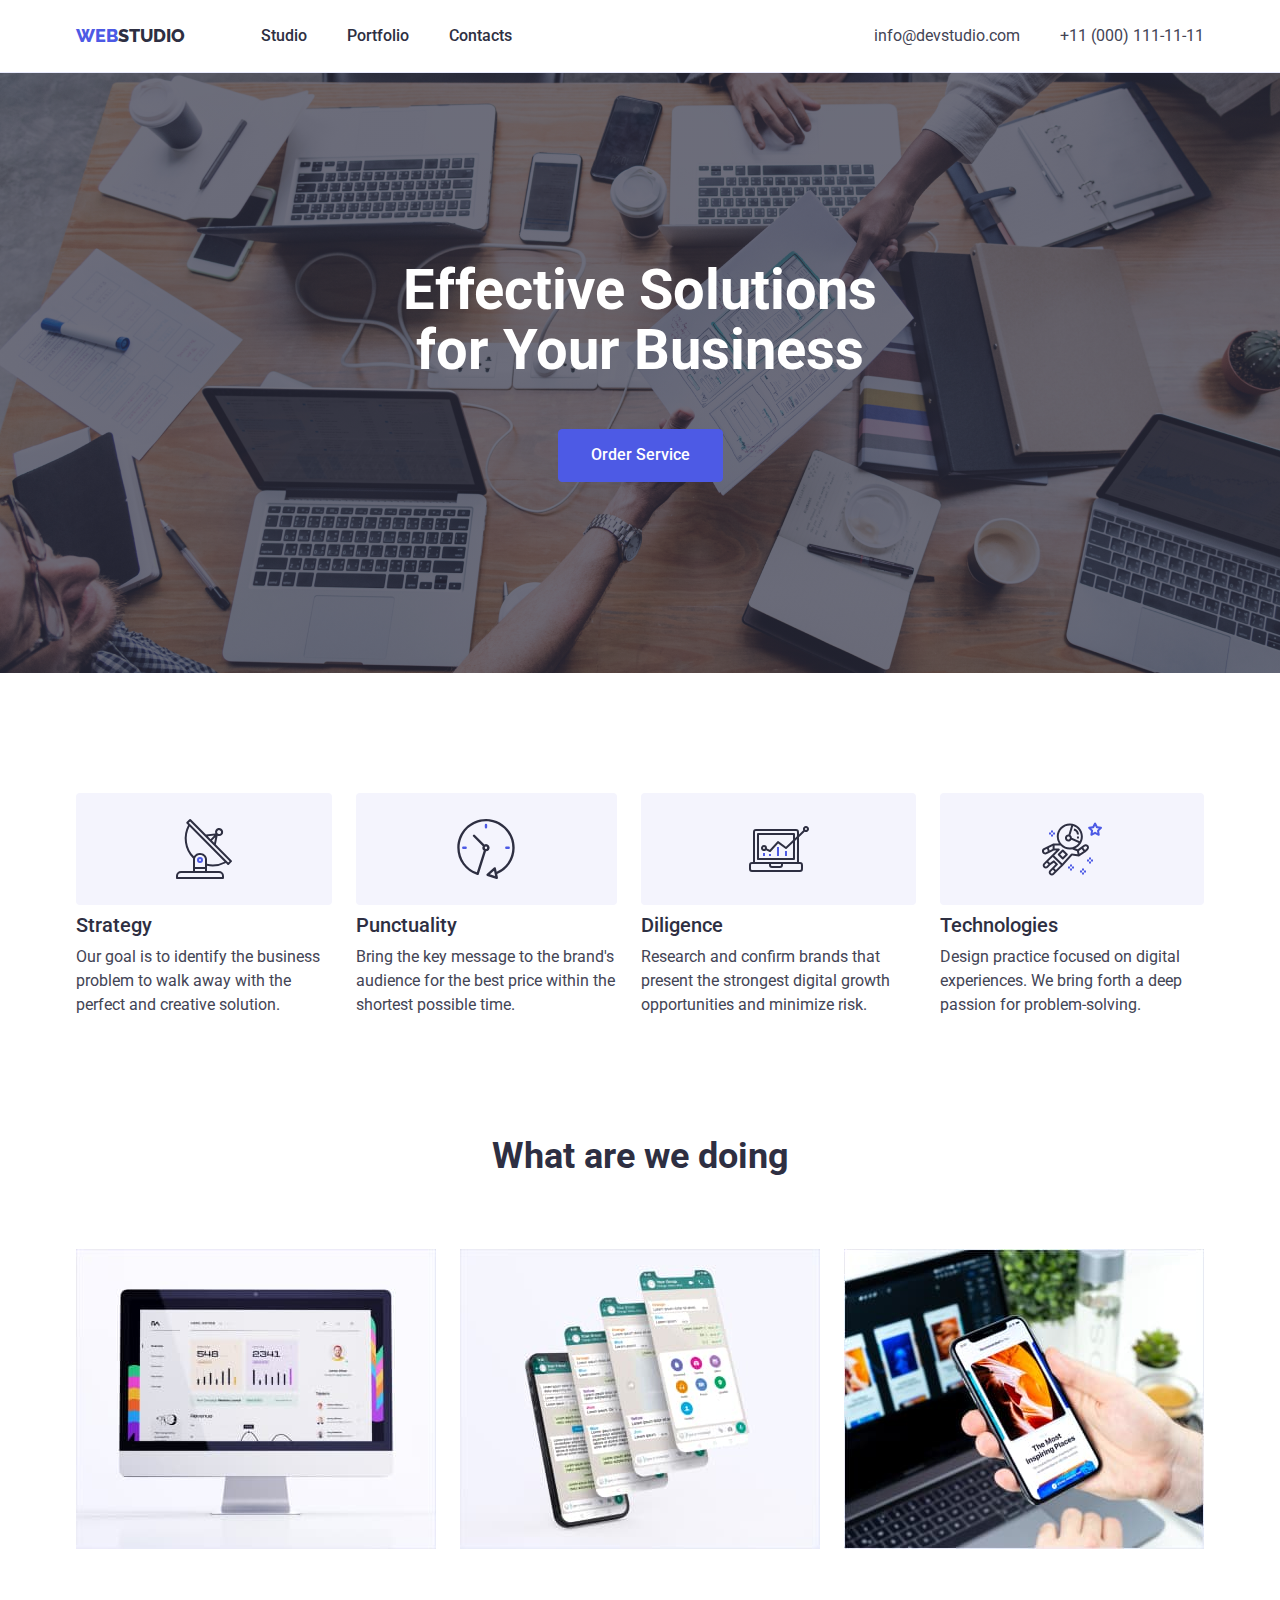
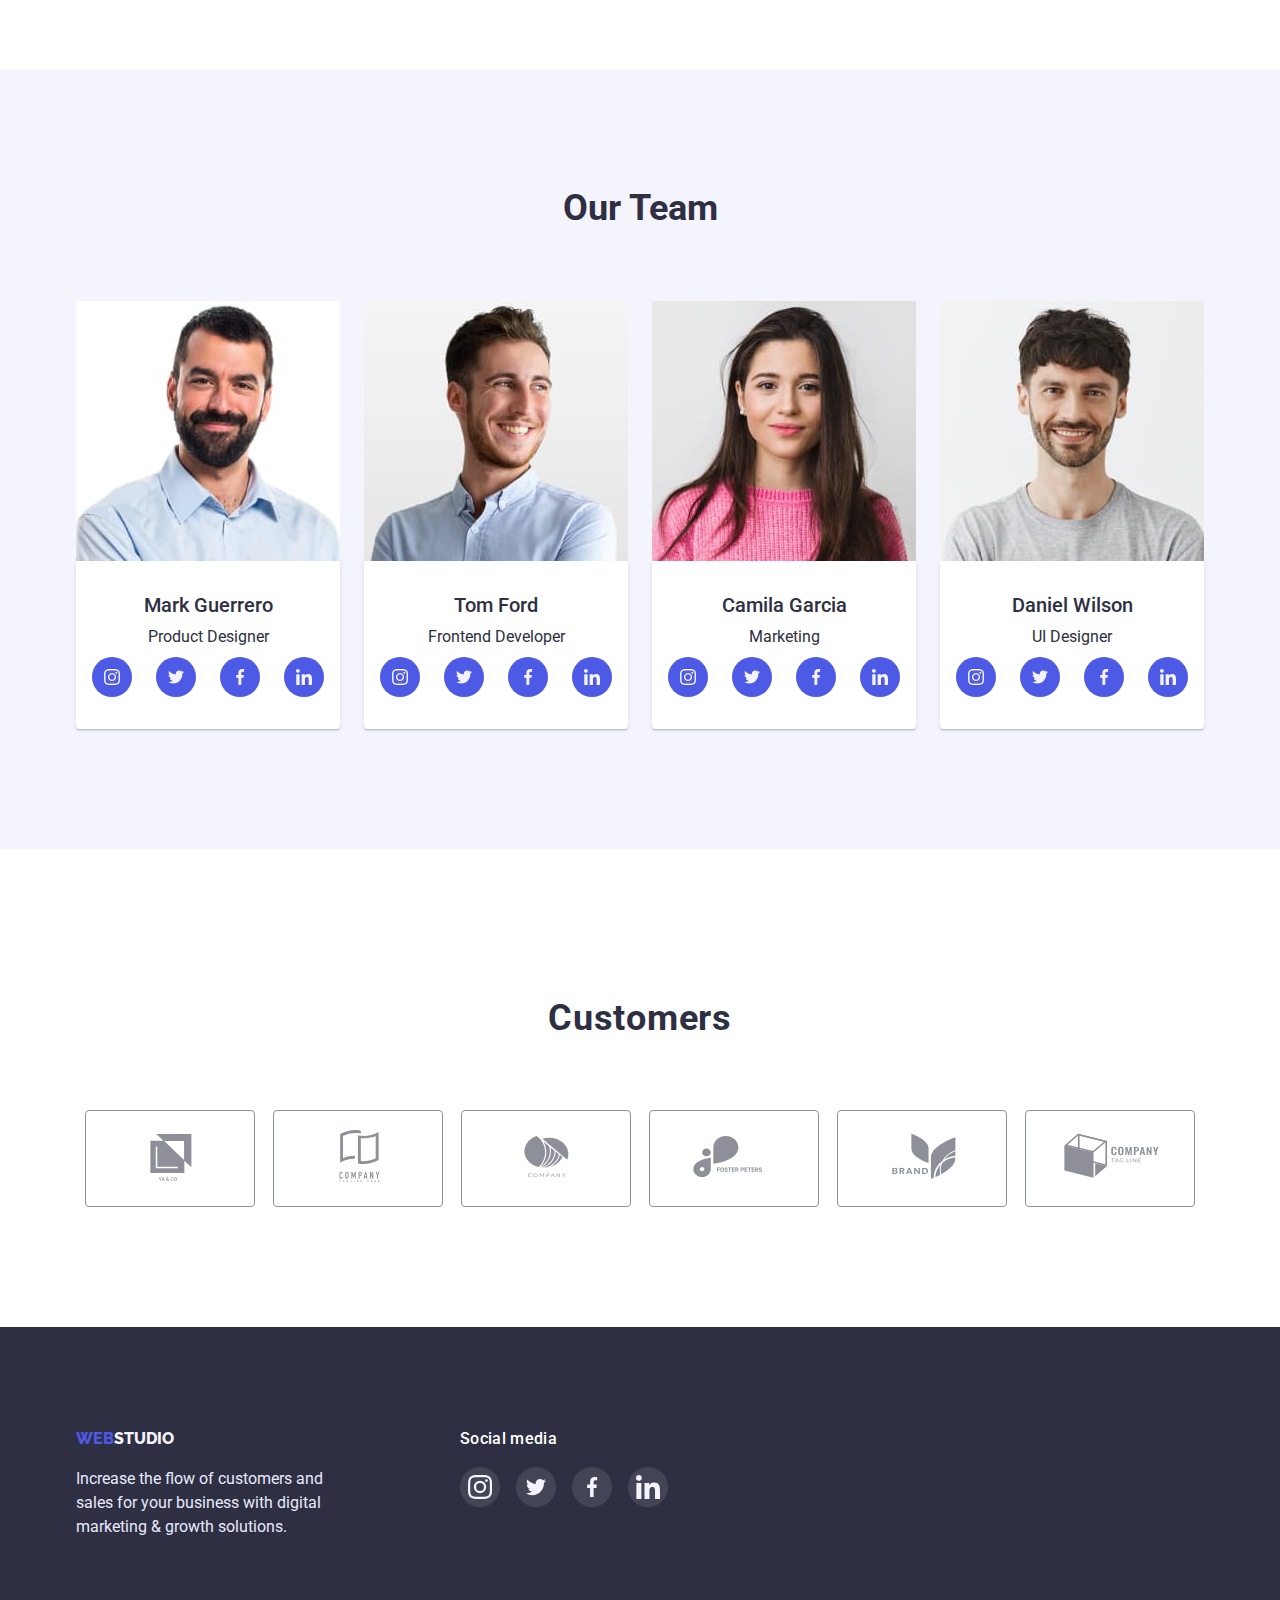
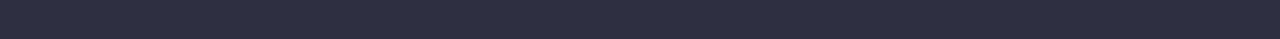
<file: index.html>
<!DOCTYPE html>
<html lang="en">
  <head>
    <meta charset="UTF-8" />
    <meta http-equiv="X-UA-Compatible" content="IE=edge" />
    <meta name="viewport" content="width=device-width, initial-scale=1.0" />
    <title>WebStudio</title>
    <link rel="preconnect" href="https://fonts.googleapis.com" />
    <link rel="preconnect" href="https://fonts.gstatic.com" crossorigin />
    <link
      href="https://fonts.googleapis.com/css2?family=Raleway:wght@800&family=Roboto:wght@400;500;700;900&display=swap"
      rel="stylesheet"
    />
    <link
      rel="stylesheet"
      href="https://cdnjs.cloudflare.com/ajax/libs/modern-normalize/1.1.0/modern-normalize.min.css"
    />
    <link rel="stylesheet" href="./css/styles.css" />
  </head>
  <body>
    <header class="page-header">
      <div class="container header-flex">
        <nav class="main-nav">
          <a href="./index.html" class="logo list">
            <span class="accent-color">Web</span>Studio</a
          >
          <ul class="nav-menu list">
            <li class="menu-item">
              <a href="./index.html" class="link">Studio</a>
            </li>
            <li class="menu-item">
              <a href="./portfolio.html" class="link">Portfolio</a>
            </li>
            <li class="menu-item"><a href="#" class="link">Contacts</a></li>
          </ul>
        </nav>
        <ul class="contacts-info list">
          <li class="contacts-item">
            <a href="mailto:info@devstudio.com" class="contacts"
              >info@devstudio.com</a
            >
          </li>
          <li class="contacts-item">
            <a href="tel:+110001111111" class="contacts">+11 (000) 111-11-11</a>
          </li>
        </ul>
      </div>
    </header>
    <main>
      <section class="banner">
        <div class="container">
          <h1 class="title-page list">Effective Solutions for Your Business</h1>
          <button class="btn" type="button">Order Service</button>
        </div>
      </section>
      <section class="features">
        <div class="container">
          <h2 class="visually-hidden">Features</h2>
          <ul class="features-list list">
            <li class="features-item">
              <div class="sprite-item list">
                  <svg class="sprite-icon" width="60" height="64">
                    <use href="./images/icons.svg#icon-antenna"></use>
                  </svg>
              </div>
              <h3 class="features-title">Strategy</h3>
              <p class="features-description">
                Our goal is to identify the business problem to walk away with
                the perfect and creative solution.
              </p>
            </li>
            <li class="features-item punctyality">
              <div class="sprite-item list">
                  <svg class="sprite-icon" width="60" height="64">
                    <use href="./images/icons.svg#icon-clock"></use>
                  </svg>
              </div>
              <h3 class="features-title">Punctuality</h3>
              <p class="features-description">
                Bring the key message to the brand's audience for the best price
                within the shortest possible time.
              </p>
            </li>
            <li class="features-item diligence">
              <div class="sprite-item list">
                  <svg class="sprite-icon" width="60" height="64">
                    <use href="./images/icons.svg#icon-diagram"></use>
                  </svg>
              </div>
              <h3 class="features-title">Diligence</h3>
              <p class="features-description">
                Research and confirm brands that present the strongest digital
                growth opportunities and minimize risk.
              </p>
            </li>
            <li class="features-item technologies">
              <div class="sprite-item list">
                  <svg class="sprite-icon" width="60" height="64">
                    <use href="./images/icons.svg#icon-astronaut"></use>
                  </svg>
              </div>
              <h3 class="features-title">Technologies</h3>
              <p class="features-description">
                Design practice focused on digital experiences. We bring forth a
                deep passion for problem-solving.
              </p>
            </li>
          </ul>
        </div>
      </section>
      <section class="section">
        <div class="container">
          <h2 class="title-works">What are we doing</h2>
          <ul class="works-list list">
            <li class="list-item">
              <img
                class="no-gap"
                src="./images/desktop-interface.jpg"
                alt="Development of the desktop version of the site"
                width="360"
                height="300"
              />
            </li>
            <li class="list-item">
              <img
                class="no-gap"
                src="./images/mobile-interface.jpg"
                alt="Вevelopment of mobile applications"
                width="360"
                height="300"
              />
            </li>
            <li class="list-item">
              <img
                class="no-gap"
                src="./images/mobile-version.jpg"
                alt="Development of the mobile version of the site"
                width="360"
                height="300"
              />
            </li>
          </ul>
        </div>
      </section>
      <section class="section back">
        <div class="container">
          <h2 class="title-our-team list">Our Team</h2>
          <ul class="cards list">
            <li class="card-bg">
              <img
                class="our-team-person-image no-gap"
                src="./images/mark-guerrero.jpg"
                alt="Mark Guerrero"
                width="264"
                height="260"
              />
              <div class="card-contant">
                <h3 class="card-title">Mark Guerrero</h3>
                <p class="card-description">Product Designer</p>
                <div class="card-sprites">
                  <a href="https://www.instagram.com" class="sprite-link">
                    <svg class="sprite-icon" width="16" height="16">
                      <use href="./images/icons.svg#icon-instagram"></use>
                    </svg>
                  </a>
                  <a href="https://twitter.com" class="sprite-link">
                    <svg class="sprite-icon" width="16" height="16">
                      <use href="./images/icons.svg#icon-twitter"></use>
                    </svg>
                  </a>
                  <a href="https://www.facebook.com" class="sprite-link">
                    <svg class="sprite-icon" width="16" height="16">
                      <use href="./images/icons.svg#icon-facebook"></use>
                    </svg>
                  </a>
                  <a href="https://www.linkedin.com" class="sprite-link">
                    <svg class="sprite-icon" width="16" height="16">
                      <use href="./images/icons.svg#icon-linkedin"></use>
                    </svg>
                  </a>
                </div>
              </div>
            </li>
            <li class="card-bg">
              <img
                class="our-team-person-image no-gap"
                src="./images/tom-ford.jpg"
                alt="Tom Ford"
                width="264"
                height="260"
              />
              <div class="card-contant">
                <h3 class="card-title">Tom Ford</h3>
                <p class="card-description">Frontend Developer</p>
                <div class="card-sprites">
                  <a href="https://www.instagram.com" class="sprite-link">
                    <svg class="sprite-icon" width="16" height="16">
                      <use href="./images/icons.svg#icon-instagram"></use>
                    </svg>
                  </a>
                  <a href="https://twitter.com" class="sprite-link">
                    <svg class="sprite-icon" width="16" height="16">
                      <use href="./images/icons.svg#icon-twitter"></use>
                    </svg>
                  </a>
                  <a href="https://www.facebook.com" class="sprite-link">
                    <svg class="sprite-icon" width="16" height="16">
                      <use href="./images/icons.svg#icon-facebook"></use>
                    </svg>
                  </a>
                  <a href="https://www.linkedin.com" class="sprite-link">
                    <svg class="sprite-icon" width="16" height="16">
                      <use href="./images/icons.svg#icon-linkedin"></use>
                    </svg>
                  </a>
                </div>
              </div>
            </li>
            <li class="card-bg">
              <img
                class="our-team-person-image no-gap"
                src="./images/camila-garcia.jpg"
                alt="Camila Garcia"
                width="264"
                height="260"
              />
              <div class="card-contant">
                <h3 class="card-title">Camila Garcia</h3>
                <p class="card-description">Marketing</p>
                <div class="card-sprites">
                  <a href="https://www.instagram.com" class="sprite-link">
                    <svg class="sprite-icon" width="16" height="16">
                      <use href="./images/icons.svg#icon-instagram"></use>
                    </svg>
                  </a>
                  <a href="https://twitter.com" class="sprite-link">
                    <svg class="sprite-icon" width="16" height="16">
                      <use href="./images/icons.svg#icon-twitter"></use>
                    </svg>
                  </a>
                  <a href="https://www.facebook.com" class="sprite-link">
                    <svg class="sprite-icon" width="16" height="16">
                      <use href="./images/icons.svg#icon-facebook"></use>
                    </svg>
                  </a>
                  <a href="https://www.linkedin.com" class="sprite-link">
                    <svg class="sprite-icon" width="16" height="16">
                      <use href="./images/icons.svg#icon-linkedin"></use>
                    </svg>
                  </a>
                </div>
              </div>
            </li>
            <li class="card-bg">
              <img
                class="our-team-person-image no-gap"
                src="./images/daniel-wilson.jpg"
                alt="Daniel Wilson"
                width="264"
                height="260"
              />
              <div class="card-contant">
                <h3 class="card-title">Daniel Wilson</h3>
                <p class="card-description">UI Designer</p>
                <div class="card-sprites">
                  <a href="https://www.instagram.com" class="sprite-link">
                    <svg class="sprite-icon" width="16" height="16">
                      <use href="./images/icons.svg#icon-instagram"></use>
                    </svg>
                  </a>
                  <a href="https://twitter.com" class="sprite-link">
                    <svg class="sprite-icon" width="16" height="16">
                      <use href="./images/icons.svg#icon-twitter"></use>
                    </svg>
                  </a>
                  <a href="https://www.facebook.com" class="sprite-link">
                    <svg class="sprite-icon" width="16" height="16">
                      <use href="./images/icons.svg#icon-facebook"></use>
                    </svg>
                  </a>
                  <a href="https://www.linkedin.com" class="sprite-link">
                    <svg class="sprite-icon" width="16" height="16">
                      <use href="./images/icons.svg#icon-linkedin"></use>
                    </svg>
                  </a>
                </div>
              </div>
            </li>
          </ul>
        </div>
      </section>
      <section class="section">
        <div class="container">
          <h2 class="section-title">Customers</h2>
          <div class="customer-sprites">
            <a href="#" class="customer-link">
              <svg class="customer-icon" width="104" height="56">
                <use  href="./images/icons.svg#icon-client-1"></use>
              </svg>
            </a>
            <a href="#" class="customer-link"
              ><svg class="customer-icon" width="104" height="56">
                <use  href="./images/icons.svg#icon-client-2"></use></svg
            ></a>
            <a href="#" class="customer-link"
              ><svg class="customer-icon" width="104" height="56">
                <use  href="./images/icons.svg#icon-client-3"></use>
              </a>
            <a href="#" class="customer-link"
              ><svg class="customer-icon" width="104" height="56">
                <use  href="./images/icons.svg#icon-client-4"></use>
              </a>

            <a href="#" class="customer-link"
              ><svg class="customer-icon" width="104" height="56">
                <use  href="./images/icons.svg#icon-client-5"></use>
              </a>

            <a href="#" class="customer-link"
              ><svg class="customer-icon" width="104" height="56">
                <use  href="./images/icons.svg#icon-client-6"></use>
              </a>
          </div>
        </div>
      </section>
    </main>
    <footer class="footer">
      <div class="container content">
        <div class="footer-content">
       <a href="./index.html" class="footer-logo list">
          <span class="accent-color">Web</span>Studio</a
        > 
       <p class="info list">
         Increase the flow of customers and sales for your business with
          digital marketing & growth solutions.
        </p> 
        </div>
        <div class="footer-social">
          <p class="footer-title">Social media</p>
            <div class="footer-list list">
               <a href="https://www.instagram.com"  class="footer-sprites" >
                <svg width="24" height="24"><use href="./images/icons.svg#icon-instagram"></use></svg>
              </a>
              <a href="https://twitter.com" class="footer-sprites">
                <svg width="24" height="20"><use href="./images/icons.svg#icon-twitter"></use></svg>
                
              </a>
              <a href="https://www.facebook.com" class="footer-sprites">
                <svg width="24" height="20"><use href="./images/icons.svg#icon-facebook"></use></svg>
                
              </a>
              <a href="https://www.linkedin.com" class="footer-sprites">
                <svg width="24" height="24"><use href="./images/icons.svg#icon-linkedin"></use></svg>
              </a>
            </div>
      </div>
    </footer>
  </body>
</html>
</file>
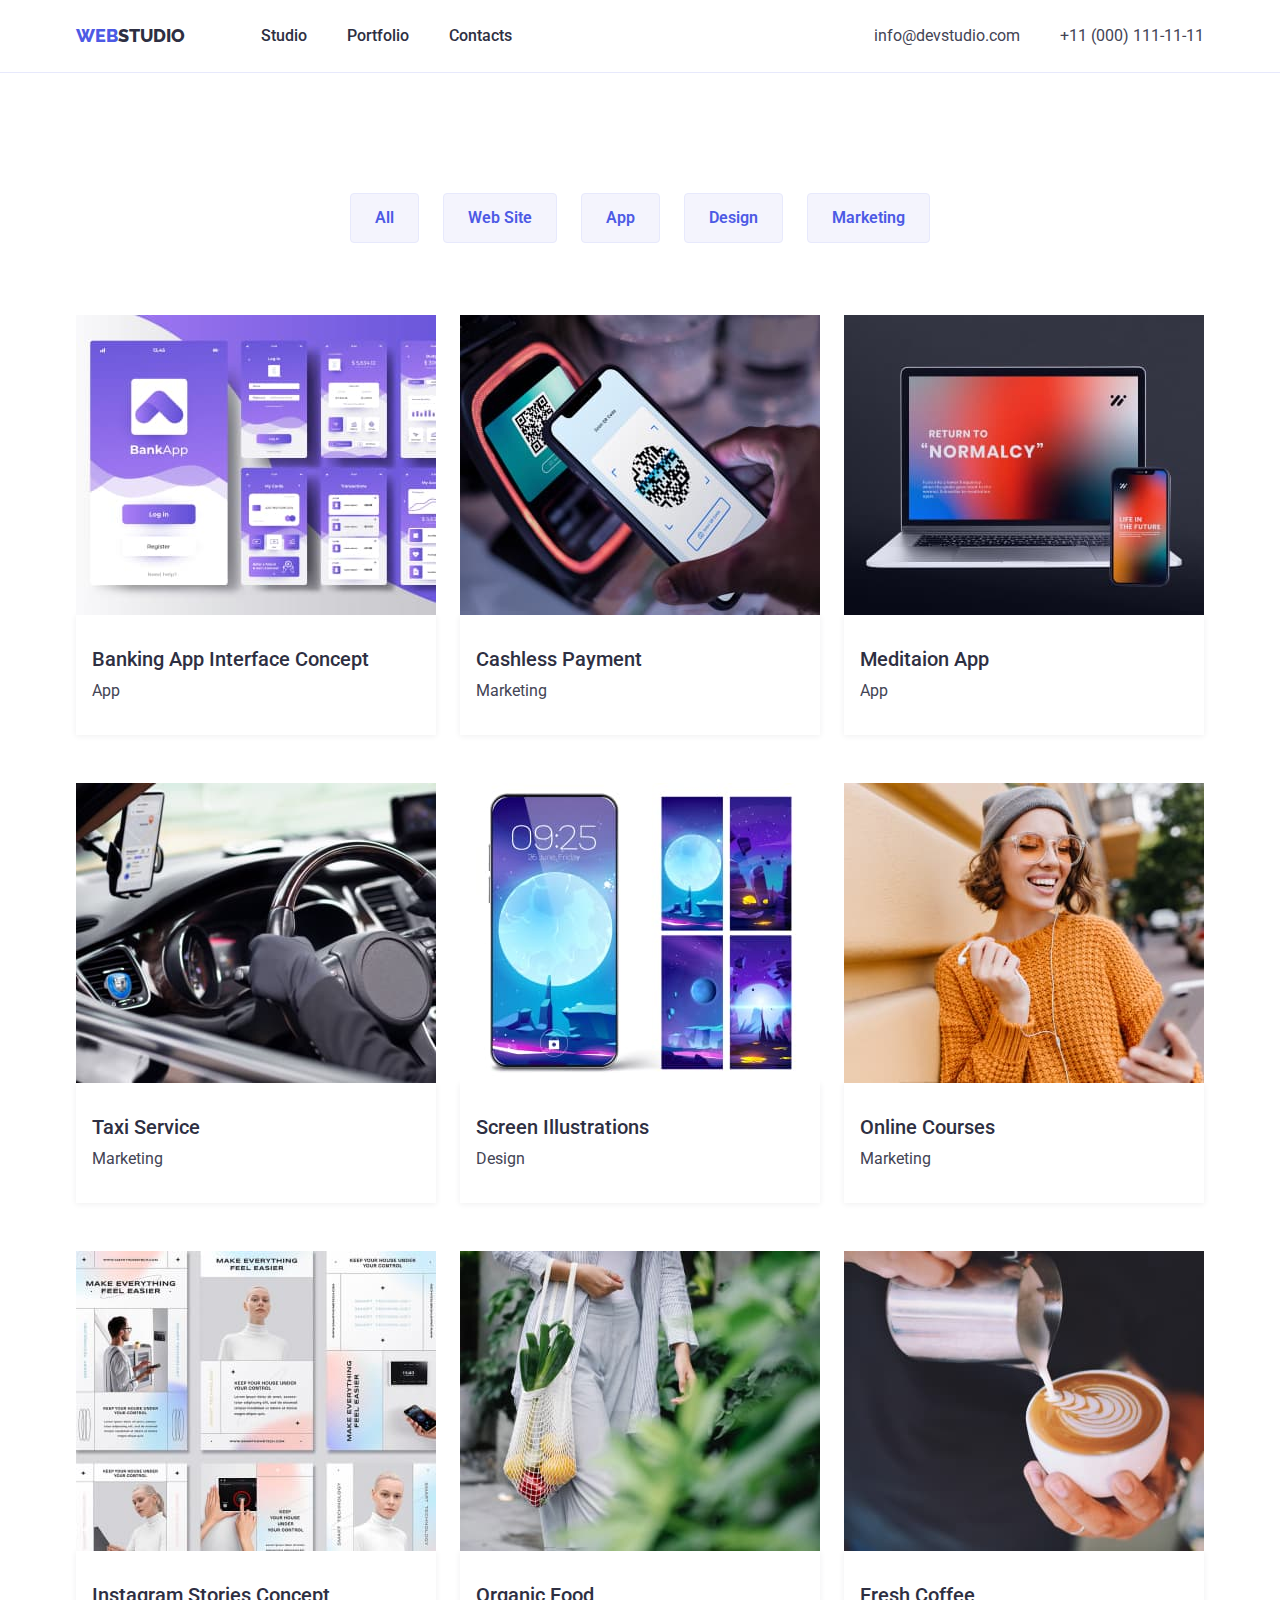
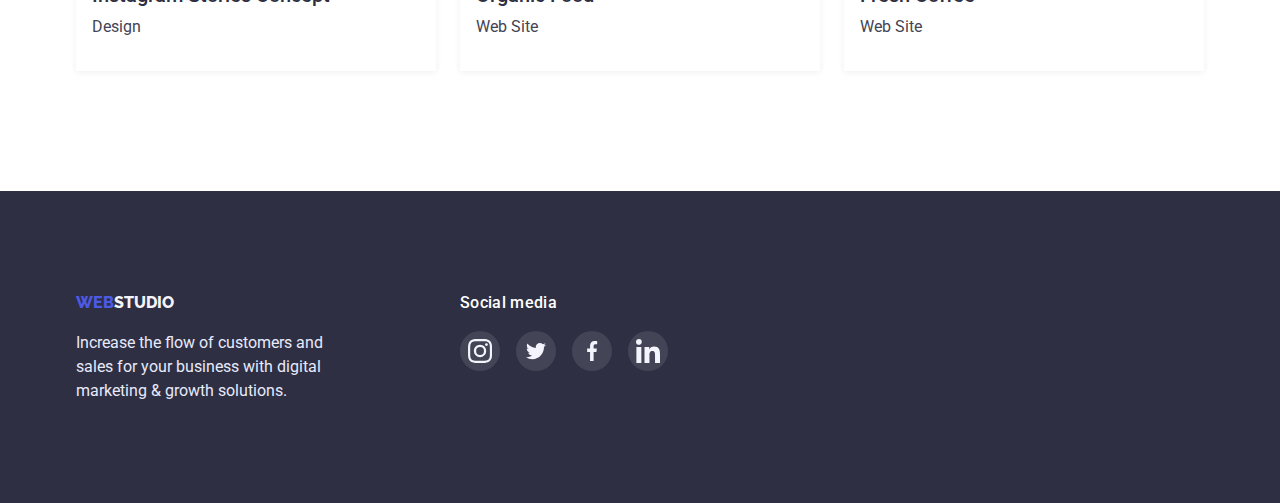
<file: portfolio.html>
<!DOCTYPE html>
<html lang="en">
  <head>
    <meta charset="UTF-8" />
    <meta http-equiv="X-UA-Compatible" content="IE=edge" />
    <meta name="viewport" content="width=device-width, initial-scale=1.0" />
    <title>WebStudio</title>
    <link rel="preconnect" href="https://fonts.googleapis.com" />
    <link rel="preconnect" href="https://fonts.gstatic.com" crossorigin />
    <link
      href="https://fonts.googleapis.com/css2?family=Raleway:wght@800&family=Roboto:wght@400;500;700;900&display=swap"
      rel="stylesheet"
    />
    <link
      rel="stylesheet"
      href="https://cdnjs.cloudflare.com/ajax/libs/modern-normalize/1.1.0/modern-normalize.min.css"
    />
    <link rel="stylesheet" href="./css/styles.css" />
  </head>
  <body>
    <header class="page-header">
      <div class="container header-flex">
        <nav class="main-nav">
          <a href="./index.html" class="logo">
            <span class="accent-color">Web</span>Studio</a
          >
          <ul class="nav-menu list">
            <li class="menu-item">
              <a href="./index.html" class="link">Studio</a>
            </li>
            <li class="menu-item">
              <a href="./portfolio.html" class="link">Portfolio</a>
            </li>
            <li class="menu-item"><a href="#" class="link">Contacts</a></li>
          </ul>
        </nav>
        <ul class="contacts-info list">
          <li class="contacts-item">
            <a href="mailto:info@devstudio.com" class="contacts"
              >info@devstudio.com</a
            >
          </li>
          <li class="contacts-item">
            <a href="tel:+110001111111" class="contacts">+11 (000) 111-11-11</a>
          </li>
        </ul>
      </div>
    </header>
    <main>
      <section class="section">
        <div class="container">
          <h1 class="visually-hidden">Our products</h1>
          <ul class="buttons list">
            <li class="btn-item">
              <button type="button" class="btn-products">All</button>
            </li>
            <li class="btn-item">
              <button type="button" class="btn-products">Web Site</button>
            </li>
            <li class="btn-item">
              <button type="button" class="btn-products">App</button>
            </li>
            <li class="btn-item">
              <button type="button" class="btn-products">Design</button>
            </li>
            <li class="btn-item">
              <button type="button" class="btn-products">Marketing</button>
            </li>
          </ul>
          <ul class="product list">
            <li class="product-item">
              <a href="#" class="product-link">
                <img
                  class="img-card no-gap"
                  src="./images/banking-app.jpg"
                  alt="Bank application in mobile version"
                  width="360"
                  height="300"
                />
                <div class="contant">
                  <h2 class="title-product">Banking App Interface Concept</h2>
                  <p class="description-product">App</p>
                </div>
              </a>
            </li>
            <li class="product-item">
              <a href="#" class="product-link">
                <img
                  class="img-card no-gap"
                  src="./images/cashless-payment.jpg"
                  alt="Scan qr code through the phone"
                  width="360"
                  height="300"
                />
                <div class="contant">
                  <h2 class="title-product">Cashless Payment</h2>
                  <p class="description-product">Marketing</p>
                </div>
              </a>
            </li>
            <li class="product-item">
              <a href="#" class="product-link">
                <img
                  class="img-card no-gap"
                  src="./images/meditation-app.jpg"
                  alt="Laptop and phone"
                  width="360"
                  height="300"
                />
                <div class="contant">
                  <h2 class="title-product">Meditaion App</h2>
                  <p class="description-product">App</p>
                </div>
              </a>
            </li>
            <li class="product-item">
              <a href="#" class="product-link">
                <img
                  class="img-card no-gap"
                  src="./images/taxi-service.jpg"
                  alt="Taxi service"
                  width="360"
                  height="300"
                />
                <div class="contant">
                  <h2 class="title-product">Taxi Service</h2>
                  <p class="description-product">Marketing</p>
                </div>
              </a>
            </li>
            <li class="product-item">
              <a href="#" class="product-link">
                <img
                  class="img-card no-gap"
                  src="./images/screen-illustrations.jpg"
                  alt="Wallpaper on the phone"
                  width="360"
                  height="300"
                />
                <div class="contant">
                  <h2 class="title-product">Screen Illustrations</h2>
                  <p class="description-product">Design</p>
                </div>
              </a>
            </li>
            <li class="product-item">
              <a href="#" class="product-link">
                <img
                  class="img-card no-gap"
                  src="./images/online-courses.jpg"
                  alt="A girl in headphones and a phone in her hands"
                  width="360"
                  height="300"
                />
                <div class="contant">
                  <h2 class="title-product">Online Courses</h2>
                  <p class="description-product">Marketing</p>
                </div>
              </a>
            </li>
            <li class="product-item">
              <a href="#" class="product-link">
                <img
                  class="img-card no-gap"
                  src="./images/instagram-stories-consept.jpg"
                  alt="Visual development for Instagram stories"
                  width="360"
                  height="300"
                />
                <div class="contant">
                  <h2 class="title-product">Instagram Stories Concept</h2>
                  <p class="description-product">Design</p>
                </div>
              </a>
            </li>
            <li class="product-item">
              <a href="#" class="product-link">
                <img
                  class="img-card no-gap"
                  src="./images/organic-food.jpg"
                  alt="A girl with a bag of vegetables"
                  width="360"
                  height="300"
                />
                <div class="contant">
                  <h2 class="title-product">Organic Food</h2>
                  <p class="description-product">Web Site</p>
                </div>
              </a>
            </li>
            <li class="product-item">
              <a href="#" class="product-link">
                <img
                  class="img-card no-gap"
                  src="./images/fresh-coffee.jpg"
                  alt="The barista makes coffee"
                  width="360"
                  height="300"
                />
                <div class="contant">
                  <h2 class="title-product">Fresh Coffee</h2>
                  <p class="description-product">Web Site</p>
                </div>
              </a>
            </li>
          </ul>
        </div>
      </section>
    </main>
     <footer class="footer">
      <div class="container content">
        <div class="footer-content">
       <a href="./index.html" class="footer-logo list">
          <span class="accent-color">Web</span>Studio</a
        > 
       <p class="info list">
         Increase the flow of customers and sales for your business with
          digital marketing & growth solutions.
        </p> 
        </div>
        <div class="footer-social">
          <p class="footer-title">Social media</p>
            <div class="footer-list list">
               <a href=""  class="footer-sprites" >
                <svg width="24" height="24"><use href="./images/icons.svg#icon-instagram"></use></svg>
              </a>
              <a href="" class="footer-sprites">
                <svg width="24" height="20"><use href="./images/icons.svg#icon-twitter"></use></svg>
                
              </a>
              <a href="" class="footer-sprites">
                <svg width="24" height="20"><use href="./images/icons.svg#icon-facebook"></use></svg>
                
              </a>
              <a href="" class="footer-sprites">
                <svg width="24" height="24"><use href="./images/icons.svg#icon-linkedin"></use></svg>
              </a>
            </div>
      </div>
    </footer>
  </body>
</html>
</file>
<file: css/styles.css>
:root {
  --primary-text-color: #2e2f42;
  --secondary-color: #434455;
  --accent-color: #4d5ae5;
  --footer-logo: #f4f4fd;
  --color-button: #fff;
  --hover-color: #404bbf;
  --border-color: #e7e9fc;
  --secondary-border-color: #8e8f99;
}

body {
  background-color: var(--color-button);
  font-family: "Roboto", sans-serif;
  color: var(--primary-text-color);
  font-size: 16px;
  line-height: 1.5;
}

.page-header {
  border-bottom: 1px solid var(--border-color);
}

.container {
  width: 1158px;
  margin-left: auto;
  margin-right: auto;
  padding-left: 15px;
  padding-right: 15px;
}

.header-flex {
  display: flex;
}

.list {
  padding: 0;
  margin: 0;
  list-style: none;
  text-decoration: none;
}

.main-nav {
  display: flex;
  align-items: center;
}

.accent-color {
  color: var(--accent-color);
}

.logo {
  color: var(--primary-text-color);
  font-family: "Raleway";
  font-weight: 800;
  font-size: 18px;
  padding-top: 24px;
  padding-bottom: 24px;
  text-transform: uppercase;
  margin-right: 76px;
  line-height: 1.33;
  text-decoration: none;
}

.nav-menu {
  display: flex;
}

.nav-menu .menu-item + .menu-item {
  margin-left: 40px;
}

.link {
  color: var(--primary-text-color);
  display: block;
  font-weight: 500;
  padding-top: 24px;
  padding-bottom: 24px;
  text-decoration: none;
}

.link:hover,
.link:focus {
  color: var(--hover-color);
}

.link:active {
  color: var(--accent-color);
}

.contacts-info.list {
  display: flex;
  margin-left: auto;
}

.contacts-info .contacts-item + .contacts-item {
  margin-left: 40px;
}

.contacts {
  color: var(--secondary-color);
  display: block;
  padding-top: 24px;
  padding-bottom: 24px;
  text-decoration: none;
}

.contacts:hover,
.contacts:focus {
  color: var(--hover-color);
}

.contacts:active {
  color: var(--accent-color);
}

.banner {
  padding-top: 188px;
  padding-bottom: 188px;
  max-width: 1440px;
  height: 600px;
  margin-left: auto;
  margin-right: auto;
  background-color: var(--primary-text-color);
  background-image: linear-gradient(
      rgba(46, 47, 66, 0.7),
      rgba(46, 47, 66, 0.7)
    ),
    url(../images/people-office.jpg);
  background-repeat: no-repeat;
  text-align: center;
}

.title-page {
  color: var(--color-button);
  font-weight: 700;
  font-size: 56px;
  width: 494px;
  line-height: 1.07;
  margin-left: auto;
  margin-right: auto;
  margin-top: 0;
  margin-bottom: 48px;
}

.btn {
  color: var(--color-button);
  background-color: var(--accent-color);
  font-family: "Roboto";
  font-weight: 500;
  padding: 16px 32px;
  border: 1px solid var(--accent-color);
  border-radius: 4px;
  font-size: 16px;
  line-height: 1.18;
  cursor: pointer;
}

.btn:hover,
.btn:focus {
  background-color: var(--hover-color);
  color: var(--color-button);
  box-shadow: 0px 4px 4px rgba(0, 0, 0, 0.15);
}

.btn:active {
  background-color: var(--accent-color);
}

.features {
  padding-top: 120px;
}

.features-list {
  display: flex;
  justify-content: center;
  align-items: center;
}

.features-list .features-item + .features-item {
  margin-left: 24px;
}

.sprite-item{
  display: flex;
  align-items: center;
  justify-content: center;
  height: 112px;
  background-color: var(--footer-logo);
  border-radius: 4px;
  margin-top: 0;
  margin-bottom: 8px;
}

.visually-hidden {
  position: absolute;
  width: 1px;
  height: 1px;
  margin: -1px;
  border: 0;
  padding: 0;
  white-space: nowrap;
  clip-path: inset(100%);
  clip: rect(0 0 0 0);
  overflow: hidden;
}

.features-title {
  margin-top: 0;
  margin-bottom: 8px;
  font-weight: 500;
  font-size: 20px;
  line-height: 1.2;
}

.features-description {
  margin-top: 0;
  margin-bottom: 0;
  color: var(--secondary-color);
}

.section {
  padding-top: 120px;
  padding-bottom: 120px;
}

.works-list {
  display: flex;
  justify-content: center;
  align-items: center;
}

.works-list .list-item + .list-item {
  margin-left: 24px;
}

.no-gap {
  display: block;
}

.title-works {
  margin-top: 0;
  margin-bottom: 72px;
  font-weight: 700;
  font-size: 36px;
  line-height: 1.11;
  text-align: center;
}

.back {
  background-color: var(--footer-logo);
}

.title-our-team {
  margin-top: 0;
  margin-bottom: 72px;
  font-weight: 700;
  font-size: 36px;
  line-height: 1.11;
  text-align: center;
}

.cards {
  display: flex;
  align-items: center;
}

.card-bg {
  background-color: var(--color-button);
  width: 264px;
}

.cards .card-bg + .card-bg {
  margin-left: 24px;
  margin-right: 0;
}

.card-contant {
  box-shadow: 0px 1px 6px rgba(46, 47, 66, 0.08),
    0px 1px 1px rgba(46, 47, 66, 0.16), 0px 2px 1px rgba(46, 47, 66, 0.08);
  border-radius: 0px 0px 4px 4px;
}

.card-bg > .card-contant,
.contant {
  padding: 32px 16px;
}

.card-title {
  font-weight: 500;
  text-align: center;
  font-size: 20px;
  margin-top: 0;
  margin-bottom: 8px;
  line-height: 1.2;
}

.card-description {
  text-align: center;
  margin-top: 0;
  margin-bottom: 8px;
}

.card-sprites {
  display:flex;
  justify-content:space-between;
}

.sprite-link{
  display: flex;
  align-items: center;
  justify-content: center;
  width: 40px;
  height: 40px;
  border-radius: 50%;
  background-color: var(--accent-color);
}

.sprite-link:hover,
.sprite-link:focus,
.sprite-link:active{
  background-color: var(--hover-color);
}

.section-title {
  font-weight: 700;
  font-size: 36px;
  line-height: 1.1;
  text-align: center;
  letter-spacing: 0.02em;
  margin-bottom: 72px;
  text-transform: capitalize;
}

.customer-sprites {
    display: flex;
    justify-content: space-around;
}

.customer-link{
  color: var(--hover-color);
padding: 16px 32px;
border: 1px solid #8E8F99;
border-radius: 4px;
}

.customer-link:hover{
  border: 1px solid var(--hover-color);
}

.customer-link:hover use{
  fill:var(--hover-color);
}

.customer-icon {
  fill: #8E8F99;
}


.footer {
  padding-top: 100px;
  padding-bottom: 100px;
  background-color: var(--primary-text-color);
}

.content{
  display: flex;
}

.footer-content{
  margin-right: 120px;
}

.footer-logo {
  font-family: "Raleway";
  display: block;
  color: var(--footer-logo);
  text-transform: uppercase;
  font-weight: 800;
  margin-top: 0;
  margin-bottom: 16px;
}

.info {
  width: 264px;
  color: var(--border-color);
}

.footer-title {
    font-weight: 500;
    font-size: 16px;
    margin-top: 0;
    margin-bottom: 16px;
    line-height: 1.5;
    letter-spacing: 0.02em;
    color: var(--color-button);
}

.footer-list{
  display: flex;
}

.footer-list .footer-sprites + .footer-sprites{
  margin-left: 16px;
}

.footer-sprites{
  display: flex;
  align-items: center;
  justify-content: center;
  width: 40px;
  height: 40px;
  background-color: rgba(255, 255, 255, 0.1);
  border-radius: 50%;
}

.footer-sprites:hover,
.footer-sprites:focus,
.footer-sprites:active {
  background-color: #31D0AA;
}

.buttons {
  display: flex;
  justify-content: center;
  align-items: center;
  margin-bottom: 72px;
}

.buttons .btn-item + .btn-item {
  margin-left: 24px;
}

.btn-products {
  color: var(--accent-color);
  background-color: var(--footer-logo);
  font-family: "Roboto";
  font-weight: 600;
  font-size: 16px;
  border: 1px solid var(--border-color);
  padding: 12px 24px;
  border-radius: 4px;
  line-height: 1.5;
  cursor: pointer;
}

.btn-products:hover,
.btn-products:focus {
  background-color: var(--hover-color);
  color: var(--color-button);
  box-shadow: 0px 3px 1px rgba(0, 0, 0, 0.1), 0px 2px 1px rgba(0, 0, 0, 0.08),
    0px 2px 2px rgba(0, 0, 0, 0.12);
}

.btn-products:active {
  background-color: var(--accent-color);
}

.product {
  display: flex;
  flex-wrap: wrap;
  column-gap: 24px;
  row-gap: 48px;
}

.product-item {
  width: 360px;
}

.product-item:hover {
  box-shadow: 0px 1px 6px rgba(46, 47, 66, 0.08),
    0px 1px 1px rgba(46, 47, 66, 0.16), 0px 2px 1px rgba(46, 47, 66, 0.08);
}

.product-link {
  text-decoration: none;
}

.contant {
  box-shadow: 0px 1px 6px rgba(46, 47, 66, 0.08);
}

.title-product {
  color: var(--primary-text-color);
  font-weight: 500;
  margin-top: 0;
  margin-bottom: 8px;
  font-size: 20px;
  line-height: 1.2;
}

.description-product {
  color: var(--secondary-color);
  margin-top: 0;
  margin-bottom: 0;
}
</file>
